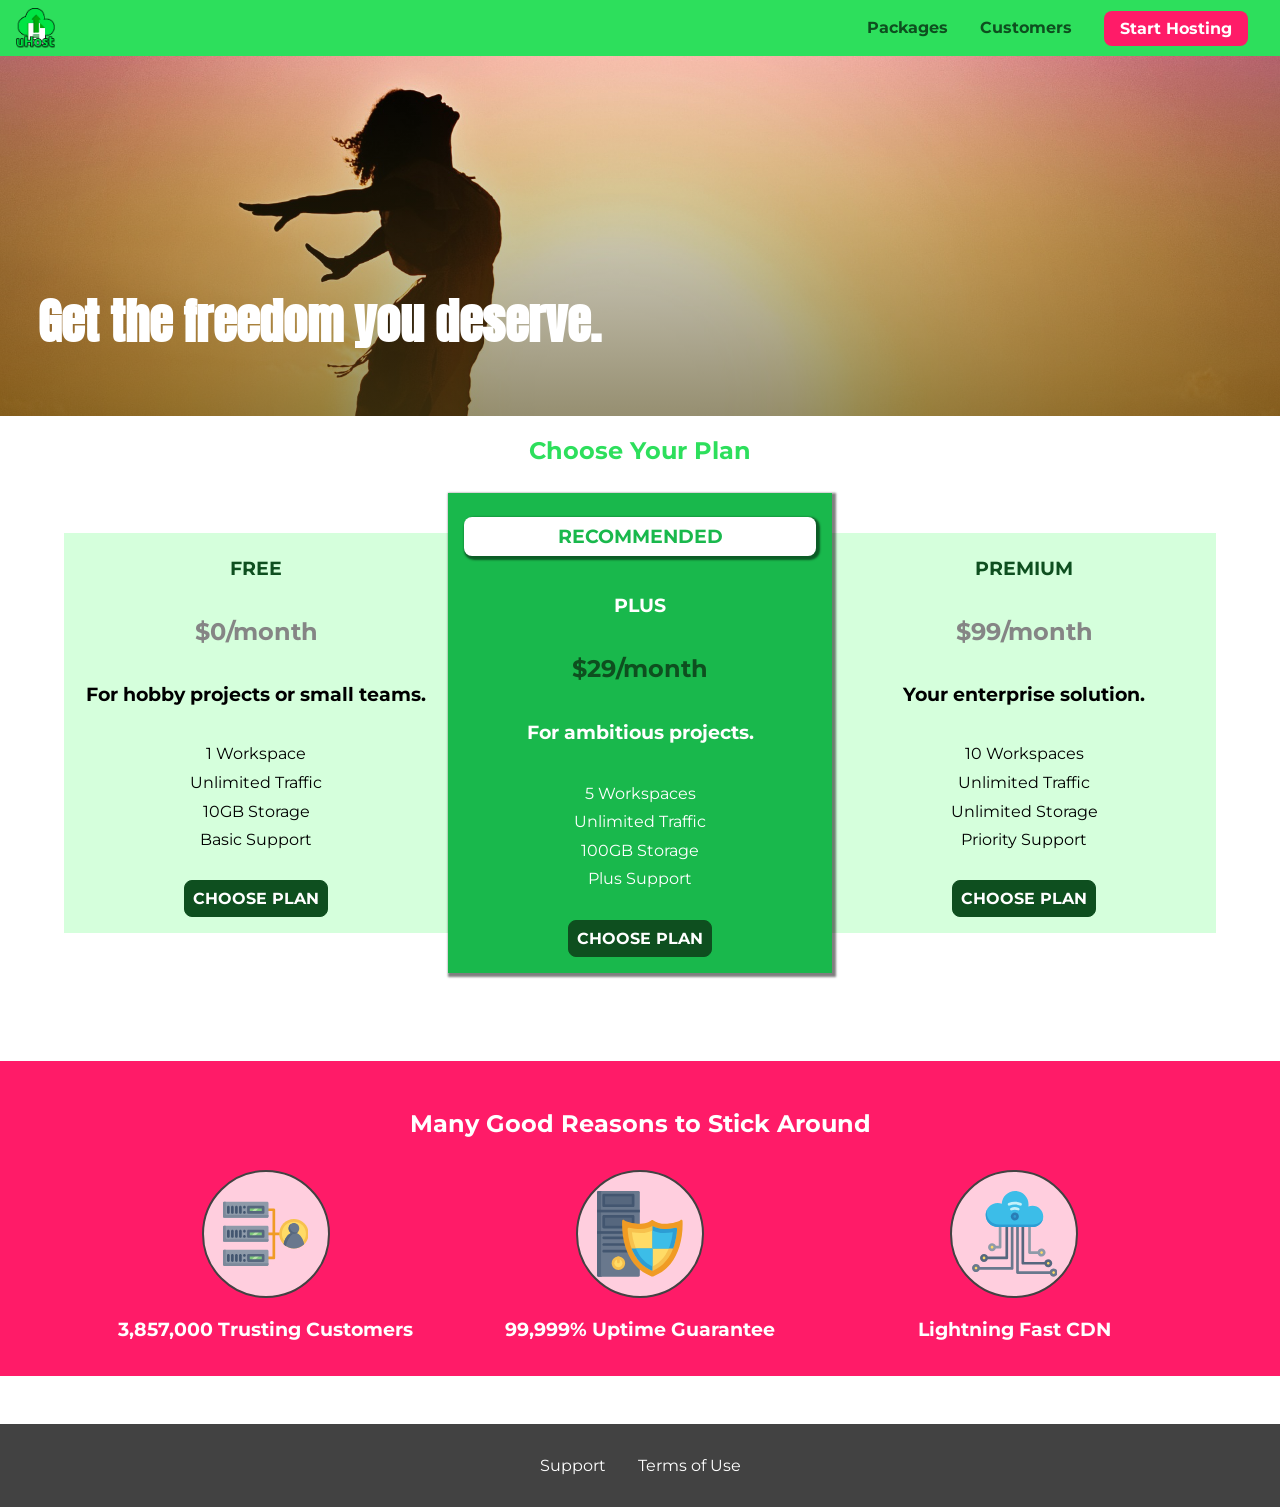
<file: index.html>
<!DOCTYPE html>
<html lang="en">
  <head>
    <meta charset="UTF-8" />
    <meta http-equiv="X-UA-Compatible" content="ie=edge" />
    <meta name="viewport" content="width=device-width, initial-scale=1.0" />
    <title>uHost</title>
    <link rel="shortcut icon" href="favicon.png" />
    <link rel="stylesheet" href="shared.css" />
    <link rel="stylesheet" href="main.css" />
  </head>

  <body>
    <div class="backdrop"></div>
    <div class="modal">
      <h1 class="modal__title">Do you want to continue?</h1>
      <div class="modal__actions">
        <a href="start-hosting/index.html" class="modal__action">Yes!</a>
        <button class="modal__action modal__action--negative" type="button">
          No!
        </button>
      </div>
    </div>
    <header class="main-header">
      <div>
        <button class="toggle-button">
          <span class="toggle-button__bar"></span>
          <span class="toggle-button__bar"></span>
          <span class="toggle-button__bar"></span>
        </button>
        <a href="index.html" class="main-header__brand">
          <img
            src="images/uhost-icon.png"
            alt="uHost - Your favorite hosting company"
          />
        </a>
      </div>
      <nav class="main-nav">
        <ul class="main-nav__items">
          <li class="main-nav__item">
            <a href="packages/index.html">Packages</a>
          </li>
          <li class="main-nav__item">
            <a href="customers/index.html">Customers</a>
          </li>
          <li class="main-nav__item main-nav__item--cta">
            <a href="start-hosting/index.html">Start Hosting</a>
          </li>
        </ul>
      </nav>
    </header>
    <nav class="mobile-nav">
      <ul class="mobile-nav__items">
        <li class="mobile-nav__item">
          <a href="packages/index.html">Packages</a>
        </li>
        <li class="mobile-nav__item">
          <a href="customers/index.html">Customers</a>
        </li>
        <li class="mobile-nav__item mobile-nav__item--cta">
          <a href="start-hosting/index.html">Start Hosting</a>
        </li>
      </ul>
    </nav>
    <main>
      <section id="product-overview">
        <h1>Get the freedom you deserve.</h1>
      </section>
      <section id="plans">
        <h1 class="section-title">Choose Your Plan</h1>
        <div class="plan__list">
          <article class="plan">
            <h1 class="plan__title">FREE</h1>
            <h2 class="plan__price">$0/month</h2>
            <h3>For hobby projects or small teams.</h3>
            <ul class="plan__features">
              <li>1 Workspace</li>
              <li>Unlimited Traffic</li>
              <li>10GB Storage</li>
              <li>Basic Support</li>
            </ul>
            <div>
              <button class="button">CHOOSE PLAN</button>
            </div>
          </article>
          <article class="plan plan__highlight">
            <h1 class="plan__annotation">RECOMMENDED</h1>
            <h1 class="plan__title">PLUS</h1>
            <h2 class="plan__price">$29/month</h2>
            <h3>For ambitious projects.</h3>
            <ul class="plan__features">
              <li>5 Workspaces</li>
              <li>Unlimited Traffic</li>
              <li>100GB Storage</li>
              <li>Plus Support</li>
            </ul>
            <div>
              <button class="button">CHOOSE PLAN</button>
            </div>
          </article>
          <article class="plan">
            <h1 class="plan__title">PREMIUM</h1>
            <h2 class="plan__price">$99/month</h2>
            <h3>Your enterprise solution.</h3>
            <ul class="plan__features">
              <li>10 Workspaces</li>
              <li>Unlimited Traffic</li>
              <li>Unlimited Storage</li>
              <li>Priority Support</li>
            </ul>
            <div>
              <button class="button">CHOOSE PLAN</button>
            </div>
          </article>
        </div>
      </section>
      <section id="key-features">
        <h1 class="section-title">Many Good Reasons to Stick Around</h1>
        <ul class="key-feature__list">
          <li class="key-feature">
            <div class="key-feature__image">
              <svg viewBox="0 0 512 512">
                <path
                  style="fill: #f09b24"
                  d="M344,248h-32V112c0-4.418-3.582-8-8-8h-40c-4.418,0-8,3.582-8,8s3.582,8,8,8h32v128h-32  c-4.418,0-8,3.582-8,8s3.582,8,8,8h32v128h-32c-4.418,0-8,3.582-8,8s3.582,8,8,8h40c4.418,0,8-3.582,8-8V264h32c4.418,0,8-3.582,8-8  S348.418,248,344,248z"
                />
                <path
                  style="fill: #8e9aa9"
                  d="M264,64H8c-4.418,0-8,3.582-8,8v80c0,4.418,3.582,8,8,8h256c4.418,0,8-3.582,8-8V72  C272,67.582,268.418,64,264,64z"
                />
                <path
                  style="fill: #7c899b"
                  d="M24,144c-4.418,0-8-3.582-8-8V64H8c-4.418,0-8,3.582-8,8v80c0,4.418,3.582,8,8,8h256  c4.418,0,8-3.582,8-8v-8H24z"
                />
                <rect
                  x="152"
                  y="96"
                  style="fill: #b8e3a8"
                  width="88"
                  height="32"
                />
                <g>
                  <polygon
                    style="fill: #7ec97d"
                    points="152,96 152,128 166,128 198,96  "
                  />
                  <polygon
                    style="fill: #7ec97d"
                    points="220,96 188,128 240,128 240,96  "
                  />
                </g>
                <path
                  style="fill: #56677e"
                  d="M240,136h-88c-4.418,0-8-3.582-8-8V96c0-4.418,3.582-8,8-8h88c4.418,0,8,3.582,8,8v32  C248,132.418,244.418,136,240,136z M160,120h72v-16h-72V120z"
                />
                <g>
                  <path
                    style="fill: #435670"
                    d="M32,136c-4.418,0-8-3.582-8-8V96c0-4.418,3.582-8,8-8s8,3.582,8,8v32C40,132.418,36.418,136,32,136z   "
                  />
                  <path
                    style="fill: #435670"
                    d="M56,136c-4.418,0-8-3.582-8-8V96c0-4.418,3.582-8,8-8s8,3.582,8,8v32C64,132.418,60.418,136,56,136z   "
                  />
                  <path
                    style="fill: #435670"
                    d="M80,136c-4.418,0-8-3.582-8-8V96c0-4.418,3.582-8,8-8s8,3.582,8,8v32C88,132.418,84.418,136,80,136z   "
                  />
                  <path
                    style="fill: #435670"
                    d="M104,136c-4.418,0-8-3.582-8-8V96c0-4.418,3.582-8,8-8s8,3.582,8,8v32   C112,132.418,108.418,136,104,136z"
                  />
                  <path
                    style="fill: #435670"
                    d="M128,105c-4.418,0-8-3.582-8-8v-1c0-4.418,3.582-8,8-8s8,3.582,8,8v1   C136,101.418,132.418,105,128,105z"
                  />
                  <path
                    style="fill: #435670"
                    d="M128,136c-4.418,0-8-3.582-8-8v-1c0-4.418,3.582-8,8-8s8,3.582,8,8v1   C136,132.418,132.418,136,128,136z"
                  />
                </g>
                <path
                  style="fill: #8e9aa9"
                  d="M264,208H8c-4.418,0-8,3.582-8,8v80c0,4.418,3.582,8,8,8h256c4.418,0,8-3.582,8-8v-80  C272,211.582,268.418,208,264,208z"
                />
                <path
                  style="fill: #7c899b"
                  d="M24,288c-4.418,0-8-3.582-8-8v-72H8c-4.418,0-8,3.582-8,8v80c0,4.418,3.582,8,8,8h256  c4.418,0,8-3.582,8-8v-8H24z"
                />
                <rect
                  x="152"
                  y="240"
                  style="fill: #b8e3a8"
                  width="88"
                  height="32"
                />
                <g>
                  <polygon
                    style="fill: #7ec97d"
                    points="152,240 152,272 166,272 198,240  "
                  />
                  <polygon
                    style="fill: #7ec97d"
                    points="220,240 188,272 240,272 240,240  "
                  />
                </g>
                <path
                  style="fill: #56677e"
                  d="M240,280h-88c-4.418,0-8-3.582-8-8v-32c0-4.418,3.582-8,8-8h88c4.418,0,8,3.582,8,8v32  C248,276.418,244.418,280,240,280z M160,264h72v-16h-72V264z"
                />
                <g>
                  <path
                    style="fill: #435670"
                    d="M32,280c-4.418,0-8-3.582-8-8v-32c0-4.418,3.582-8,8-8s8,3.582,8,8v32C40,276.418,36.418,280,32,280   z"
                  />
                  <path
                    style="fill: #435670"
                    d="M56,280c-4.418,0-8-3.582-8-8v-32c0-4.418,3.582-8,8-8s8,3.582,8,8v32C64,276.418,60.418,280,56,280   z"
                  />
                  <path
                    style="fill: #435670"
                    d="M80,280c-4.418,0-8-3.582-8-8v-32c0-4.418,3.582-8,8-8s8,3.582,8,8v32C88,276.418,84.418,280,80,280   z"
                  />
                  <path
                    style="fill: #435670"
                    d="M104,280c-4.418,0-8-3.582-8-8v-32c0-4.418,3.582-8,8-8s8,3.582,8,8v32   C112,276.418,108.418,280,104,280z"
                  />
                  <path
                    style="fill: #435670"
                    d="M128,249c-4.418,0-8-3.582-8-8v-1c0-4.418,3.582-8,8-8s8,3.582,8,8v1   C136,245.418,132.418,249,128,249z"
                  />
                  <path
                    style="fill: #435670"
                    d="M128,280c-4.418,0-8-3.582-8-8v-1c0-4.418,3.582-8,8-8s8,3.582,8,8v1   C136,276.418,132.418,280,128,280z"
                  />
                </g>
                <path
                  style="fill: #8e9aa9"
                  d="M264,352H8c-4.418,0-8,3.582-8,8v80c0,4.418,3.582,8,8,8h256c4.418,0,8-3.582,8-8v-80  C272,355.582,268.418,352,264,352z"
                />
                <path
                  style="fill: #7c899b"
                  d="M24,432c-4.418,0-8-3.582-8-8v-72H8c-4.418,0-8,3.582-8,8v80c0,4.418,3.582,8,8,8h256  c4.418,0,8-3.582,8-8v-8H24z"
                />
                <rect
                  x="152"
                  y="384"
                  style="fill: #b8e3a8"
                  width="88"
                  height="32"
                />
                <g>
                  <polygon
                    style="fill: #7ec97d"
                    points="152,384 152,416 166,416 198,384  "
                  />
                  <polygon
                    style="fill: #7ec97d"
                    points="220,384 188,416 240,416 240,384  "
                  />
                </g>
                <path
                  style="fill: #56677e"
                  d="M240,424h-88c-4.418,0-8-3.582-8-8v-32c0-4.418,3.582-8,8-8h88c4.418,0,8,3.582,8,8v32  C248,420.418,244.418,424,240,424z M160,408h72v-16h-72V408z"
                />
                <g>
                  <path
                    style="fill: #435670"
                    d="M32,424c-4.418,0-8-3.582-8-8v-32c0-4.418,3.582-8,8-8s8,3.582,8,8v32C40,420.418,36.418,424,32,424   z"
                  />
                  <path
                    style="fill: #435670"
                    d="M56,424c-4.418,0-8-3.582-8-8v-32c0-4.418,3.582-8,8-8s8,3.582,8,8v32C64,420.418,60.418,424,56,424   z"
                  />
                  <path
                    style="fill: #435670"
                    d="M80,424c-4.418,0-8-3.582-8-8v-32c0-4.418,3.582-8,8-8s8,3.582,8,8v32C88,420.418,84.418,424,80,424   z"
                  />
                  <path
                    style="fill: #435670"
                    d="M104,424c-4.418,0-8-3.582-8-8v-32c0-4.418,3.582-8,8-8s8,3.582,8,8v32   C112,420.418,108.418,424,104,424z"
                  />
                  <path
                    style="fill: #435670"
                    d="M128,393c-4.418,0-8-3.582-8-8v-1c0-4.418,3.582-8,8-8s8,3.582,8,8v1   C136,389.418,132.418,393,128,393z"
                  />
                  <path
                    style="fill: #435670"
                    d="M128,424c-4.418,0-8-3.582-8-8v-1c0-4.418,3.582-8,8-8s8,3.582,8,8v1   C136,420.418,132.418,424,128,424z"
                  />
                </g>
                <path
                  style="fill: #f7c14d"
                  d="M424,168c-48.523,0-88,39.477-88,88s39.477,88,88,88s88-39.477,88-88S472.523,168,424,168z"
                />
                <path
                  style="fill: #ffdb66"
                  d="M424,184c-39.701,0-72,32.299-72,72s32.299,72,72,72s72-32.299,72-72S463.701,184,424,184z"
                />
                <path
                  style="fill: #69788d"
                  d="M484.893,314.16C476.393,274.588,451.922,248,424,248s-52.393,26.588-60.893,66.16  c-0.605,2.82,0.354,5.749,2.511,7.664C381.731,336.124,402.465,344,424,344s42.269-7.876,58.381-22.176  C484.539,319.909,485.498,316.98,484.893,314.16z"
                />
                <path
                  style="fill: #56677e"
                  d="M434.053,249.171C430.768,248.403,427.411,248,424,248c-27.922,0-52.393,26.588-60.893,66.16  c-0.605,2.82,0.354,5.749,2.511,7.664c3.383,3.002,6.979,5.703,10.734,8.125C384.904,286.243,407.373,255.378,434.053,249.171z"
                />
                <path
                  style="fill: #69788d"
                  d="M424,192c-17.645,0-32,14.355-32,32s14.355,32,32,32s32-14.355,32-32S441.645,192,424,192z"
                />
                <path
                  style="fill: #56677e"
                  d="M432,248c-17.645,0-32-14.355-32-32c0-6.783,2.128-13.076,5.742-18.258  C397.444,203.53,392,213.138,392,224c0,17.645,14.355,32,32,32c10.862,0,20.471-5.444,26.258-13.742  C445.076,245.872,438.783,248,432,248z"
                />
              </svg>
            </div>
            <p class="key-feature__description">3,857,000 Trusting Customers</p>
          </li>
          <li class="key-feature">
            <div class="key-feature__image">
              <svg viewBox="0 0 512 512">
                <path
                  style="fill: #69788d"
                  d="M248,0H8C3.582,0,0,3.582,0,8v496c0,4.418,3.582,8,8,8h240c4.418,0,8-3.582,8-8V8  C256,3.582,252.418,0,248,0z"
                />
                <path
                  style="fill: #56677e"
                  d="M24,504V8c0-4.418,3.582-8,8-8H8C3.582,0,0,3.582,0,8v496c0,4.418,3.582,8,8,8h24  C27.582,512,24,508.418,24,504z"
                />
                <g>
                  <rect
                    x="0"
                    y="112"
                    style="fill: #435670"
                    width="256"
                    height="16"
                  />
                  <rect
                    x="0"
                    y="240"
                    style="fill: #435670"
                    width="256"
                    height="16"
                  />
                </g>
                <path
                  style="fill: #f7c14d"
                  d="M128,392c-22.056,0-40,17.944-40,40s17.944,40,40,40s40-17.944,40-40S150.056,392,128,392z"
                />
                <path
                  style="fill: #ffdb66"
                  d="M128,408c-13.233,0-24,10.767-24,24s10.767,24,24,24s24-10.767,24-24S141.233,408,128,408z"
                />
                <path
                  style="fill: #f7c14d"
                  d="M128,392c-2.739,0-5.414,0.278-8,0.805V424c0,4.418,3.582,8,8,8c4.418,0,8-3.582,8-8v-31.195  C133.414,392.278,130.739,392,128,392z"
                />
                <g>
                  <path
                    style="fill: #435670"
                    d="M216,288H40c-4.418,0-8-3.582-8-8s3.582-8,8-8h176c4.418,0,8,3.582,8,8S220.418,288,216,288z"
                  />
                  <path
                    style="fill: #435670"
                    d="M216,328H40c-4.418,0-8-3.582-8-8s3.582-8,8-8h176c4.418,0,8,3.582,8,8S220.418,328,216,328z"
                  />
                  <path
                    style="fill: #435670"
                    d="M216,368H40c-4.418,0-8-3.582-8-8s3.582-8,8-8h176c4.418,0,8,3.582,8,8S220.418,368,216,368z"
                  />
                  <path
                    style="fill: #435670"
                    d="M216,16H40c-4.418,0-8,3.582-8,8v64c0,4.418,3.582,8,8,8h176c4.418,0,8-3.582,8-8V24   C224,19.582,220.418,16,216,16z"
                  />
                </g>
                <rect
                  x="48"
                  y="32"
                  style="fill: #56677e"
                  width="160"
                  height="48"
                />
                <path
                  style="fill: #435670"
                  d="M216,144H40c-4.418,0-8,3.582-8,8v64c0,4.418,3.582,8,8,8h176c4.418,0,8-3.582,8-8v-64  C224,147.582,220.418,144,216,144z"
                />
                <rect
                  x="48"
                  y="160"
                  style="fill: #56677e"
                  width="160"
                  height="48"
                />
                <path
                  style="fill: #f09b24"
                  d="M511.747,180.237c-0.194-6.537-8.107-10.107-13.135-5.894c-5.6,4.693-42.904,21.282-98.514,21.282  c-33.45,0-64.625-20.999-64.929-21.206c-2.9-1.991-6.764-1.85-9.512,0.346c-2.677,2.135-27.201,20.86-63.793,20.86  c-55.607,0-92.914-16.589-98.515-21.282c-5.028-4.211-12.941-0.645-13.135,5.894c-1.634,54.834,4.655,105.941,18.693,151.903  c12.096,39.604,29.759,74.047,52.497,102.373c27.538,34.304,62.743,59.882,104.66,76.045c3.069,1.918,6.757,1.921,9.83,0  c41.917-16.163,77.122-41.741,104.66-76.045c22.738-28.326,40.401-62.77,52.497-102.373  C507.092,286.179,513.381,235.071,511.747,180.237z"
                />
                <path
                  style="fill: #f7c14d"
                  d="M476.21,221.226c-1.953-1.631-4.568-2.235-7.036-1.628c-21.686,5.327-44.926,8.028-69.075,8.028  c-25.926,0-49.633-8.975-64.955-16.504c-2.307-1.134-5.016-1.091-7.284,0.116c-14.059,7.477-36.919,16.388-65.994,16.388  c-24.153,0-47.394-2.701-69.075-8.028c-5.155-1.268-10.221,2.966-9.894,8.261c2.077,33.693,7.668,65.635,16.616,94.935  c22.774,74.565,66.139,126.334,128.888,153.868c2.032,0.891,4.397,0.891,6.43,0c61.777-27.107,104.716-78.876,127.62-153.868  c8.948-29.3,14.539-61.241,16.616-94.935C479.224,225.319,478.163,222.856,476.21,221.226z"
                />
                <path
                  style="fill: #ffdb66"
                  d="M331.609,451.727c-52.604-25.289-89.304-70.987-109.144-135.944  c-6.532-21.39-11.162-44.336-13.82-68.447c17.133,2.852,34.952,4.291,53.22,4.291c29.394,0,53.376-7.793,69.978-15.561  c17.44,7.736,41.656,15.561,68.256,15.561c18.267,0,36.085-1.439,53.219-4.291c-2.659,24.112-7.288,47.06-13.82,68.448  C419.545,381.108,383.27,426.805,331.609,451.727z"
                />
                <g>
                  <path
                    style="fill: #2c9dd4"
                    d="M479.066,227.858c0.157-2.539-0.903-5.002-2.856-6.633s-4.568-2.235-7.036-1.628   c-21.686,5.327-44.926,8.028-69.075,8.028c-25.926,0-49.633-8.975-64.955-16.504c-1.057-0.52-2.2-0.78-3.345-0.806l-0.072,133.351   h123.601c2.556-6.746,4.933-13.702,7.123-20.874C471.398,293.493,476.989,261.552,479.066,227.858z"
                  />
                  <path
                    style="fill: #2c9dd4"
                    d="M206.658,343.667c24.153,63.42,65.028,108.108,121.743,132.995c1.031,0.452,2.147,0.673,3.263,0.666   l0.063-133.661H206.658z"
                  />
                </g>
                <g>
                  <path
                    style="fill: #3cbde8"
                    d="M439.497,315.783c6.532-21.389,11.161-44.336,13.82-68.448c-17.134,2.852-34.952,4.291-53.219,4.291   c-26.6,0-50.815-7.824-68.256-15.561l-0.116,107.601h97.758C433.179,334.807,436.524,325.518,439.497,315.783z"
                  />
                  <path
                    style="fill: #3cbde8"
                    d="M232.523,343.667c21.144,50.298,54.363,86.56,99.087,108.06l0.117-108.06H232.523z"
                  />
                </g>
              </svg>
            </div>
            <p class="key-feature__description">99,999% Uptime Guarantee</p>
          </li>
          <li class="key-feature">
            <div class="key-feature__image">
              <svg viewBox="0 0 512 512">
                <path
                  style="fill: #8e9aa9"
                  d="M168,200c-4.418,0-8,3.582-8,8v120h-17.376c-3.302-9.311-12.194-16-22.624-16  c-13.234,0-24,10.767-24,24s10.766,24,24,24c10.429,0,19.321-6.689,22.624-16H168c4.418,0,8-3.582,8-8V208  C176,203.582,172.418,200,168,200z"
                />
                <path
                  style="fill: #ffdb66"
                  d="M120,328c-4.411,0-8,3.589-8,8s3.589,8,8,8s8-3.589,8-8S124.411,328,120,328z"
                />
                <path
                  style="fill: #56677e"
                  d="M208,200c-4.418,0-8,3.582-8,8v184H94.624C91.322,382.689,82.43,376,72,376  c-13.234,0-24,10.767-24,24s10.766,24,24,24c10.429,0,19.321-6.689,22.624-16H208c4.418,0,8-3.582,8-8V208  C216,203.582,212.418,200,208,200z"
                />
                <path
                  style="fill: #ffdb66"
                  d="M72,392c-4.411,0-8,3.589-8,8s3.589,8,8,8s8-3.589,8-8S76.411,392,72,392z"
                />
                <path
                  style="fill: #69788d"
                  d="M240,208c-4.418,0-8,3.582-8,8v239H47.24c-2.671-10.34-12.078-18-23.24-18c-13.234,0-24,10.767-24,24  s10.766,24,24,24c9.666,0,18.009-5.747,21.809-14H240c4.418,0,8-3.582,8-8V216C248,211.582,244.418,208,240,208z"
                />
                <path
                  style="fill: #ffdb66"
                  d="M24,453c-4.411,0-8,3.589-8,8s3.589,8,8,8s8-3.589,8-8S28.411,453,24,453z"
                />
                <path
                  style="fill: #69788d"
                  d="M488,464c-10.429,0-19.321,6.689-22.624,16H280V208c0-4.418-3.582-8-8-8s-8,3.582-8,8v280  c0,4.418,3.582,8,8,8h193.376c3.302,9.311,12.194,16,22.624,16c13.234,0,24-10.767,24-24S501.234,464,488,464z"
                />
                <path
                  style="fill: #ffdb66"
                  d="M488,480c-4.411,0-8,3.589-8,8s3.589,8,8,8s8-3.589,8-8S492.411,480,488,480z"
                />
                <path
                  style="fill: #56677e"
                  d="M456,408c-10.429,0-19.321,6.689-22.624,16H312V208c0-4.418-3.582-8-8-8s-8,3.582-8,8v224  c0,4.418,3.582,8,8,8h129.376c3.302,9.311,12.194,16,22.624,16c13.234,0,24-10.767,24-24S469.234,408,456,408z"
                />
                <path
                  style="fill: #ffdb66"
                  d="M456,424c-4.411,0-8,3.589-8,8s3.589,8,8,8s8-3.589,8-8S460.411,424,456,424z"
                />
                <path
                  style="fill: #8e9aa9"
                  d="M416,344c-10.429,0-19.321,6.689-22.624,16H352V208c0-4.418-3.582-8-8-8s-8,3.582-8,8v160  c0,4.418,3.582,8,8,8h49.376c3.302,9.311,12.194,16,22.624,16c13.234,0,24-10.767,24-24S429.234,344,416,344z"
                />
                <path
                  style="fill: #ffdb66"
                  d="M416,360c-4.411,0-8,3.589-8,8s3.589,8,8,8s8-3.589,8-8S420.411,360,416,360z"
                />
                <path
                  style="fill: #3cbde8"
                  d="M362,88c-8.741,0-17.231,1.751-25.06,5.085C337.646,88.797,338,84.43,338,80  c0-44.112-35.888-80-80-80c-42.823,0-77.895,33.816-79.909,76.149C170.393,73.415,162.244,72,154,72c-39.701,0-72,32.299-72,72  s32.299,72,72,72h208c35.29,0,64-28.71,64-64S397.29,88,362,88z"
                />
                <path
                  style="fill: #2c9dd4"
                  d="M368,200H160c-39.701,0-72-32.299-72-72c0-5.863,0.721-11.559,2.05-17.019  C84.918,120.88,82,132.102,82,144c0,39.701,32.299,72,72,72h208c30.389,0,55.88-21.296,62.379-49.743  C413.565,186.327,392.352,200,368,200z"
                />
                <path
                  style="fill: #2a7db5"
                  d="M256,128c-13.234,0-24,10.767-24,24s10.766,24,24,24c13.233,0,24-10.767,24-24S269.233,128,256,128z"
                />
                <path
                  style="fill: #2c9dd4"
                  d="M256,144c-4.411,0-8,3.589-8,8s3.589,8,8,8c4.411,0,8-3.589,8-8S260.411,144,256,144z"
                />
                <g>
                  <path
                    style="fill: #c5f1fa"
                    d="M221.755,87.695c-2.994,0-5.864-1.688-7.233-4.572c-1.894-3.991-0.194-8.763,3.798-10.657   C230.157,66.849,242.834,64,256,64c13.166,0,25.844,2.849,37.68,8.466c3.992,1.895,5.692,6.666,3.798,10.657   s-6.666,5.692-10.657,3.798C277.144,82.328,266.774,80,256,80c-10.774,0-21.144,2.328-30.821,6.921   C224.072,87.446,222.904,87.695,221.755,87.695z"
                  />
                  <path
                    style="fill: #c5f1fa"
                    d="M276.545,116.618c-1.148,0-2.316-0.249-3.424-0.774C267.745,113.293,261.985,112,256,112   c-5.985,0-11.745,1.293-17.121,3.844c-3.991,1.895-8.763,0.192-10.657-3.798c-1.894-3.992-0.193-8.764,3.798-10.657   C239.557,97.813,247.625,96,256,96c8.376,0,16.444,1.813,23.98,5.389c3.991,1.894,5.692,6.665,3.798,10.657   C282.41,114.93,279.539,116.618,276.545,116.618z"
                  />
                </g>
              </svg>
            </div>
            <p class="key-feature__description">Lightning Fast CDN</p>
          </li>
        </ul>
      </section>
    </main>
    <footer class="main-footer">
      <nav>
        <ul class="main-footer__links">
          <li class="main-footer__link">
            <a href="#">Support</a>
          </li>
          <li class="main-footer__link">
            <a href="#">Terms of Use</a>
          </li>
        </ul>
      </nav>
    </footer>
    <script src="shared.js"></script>
  </body>
</html>
</file>
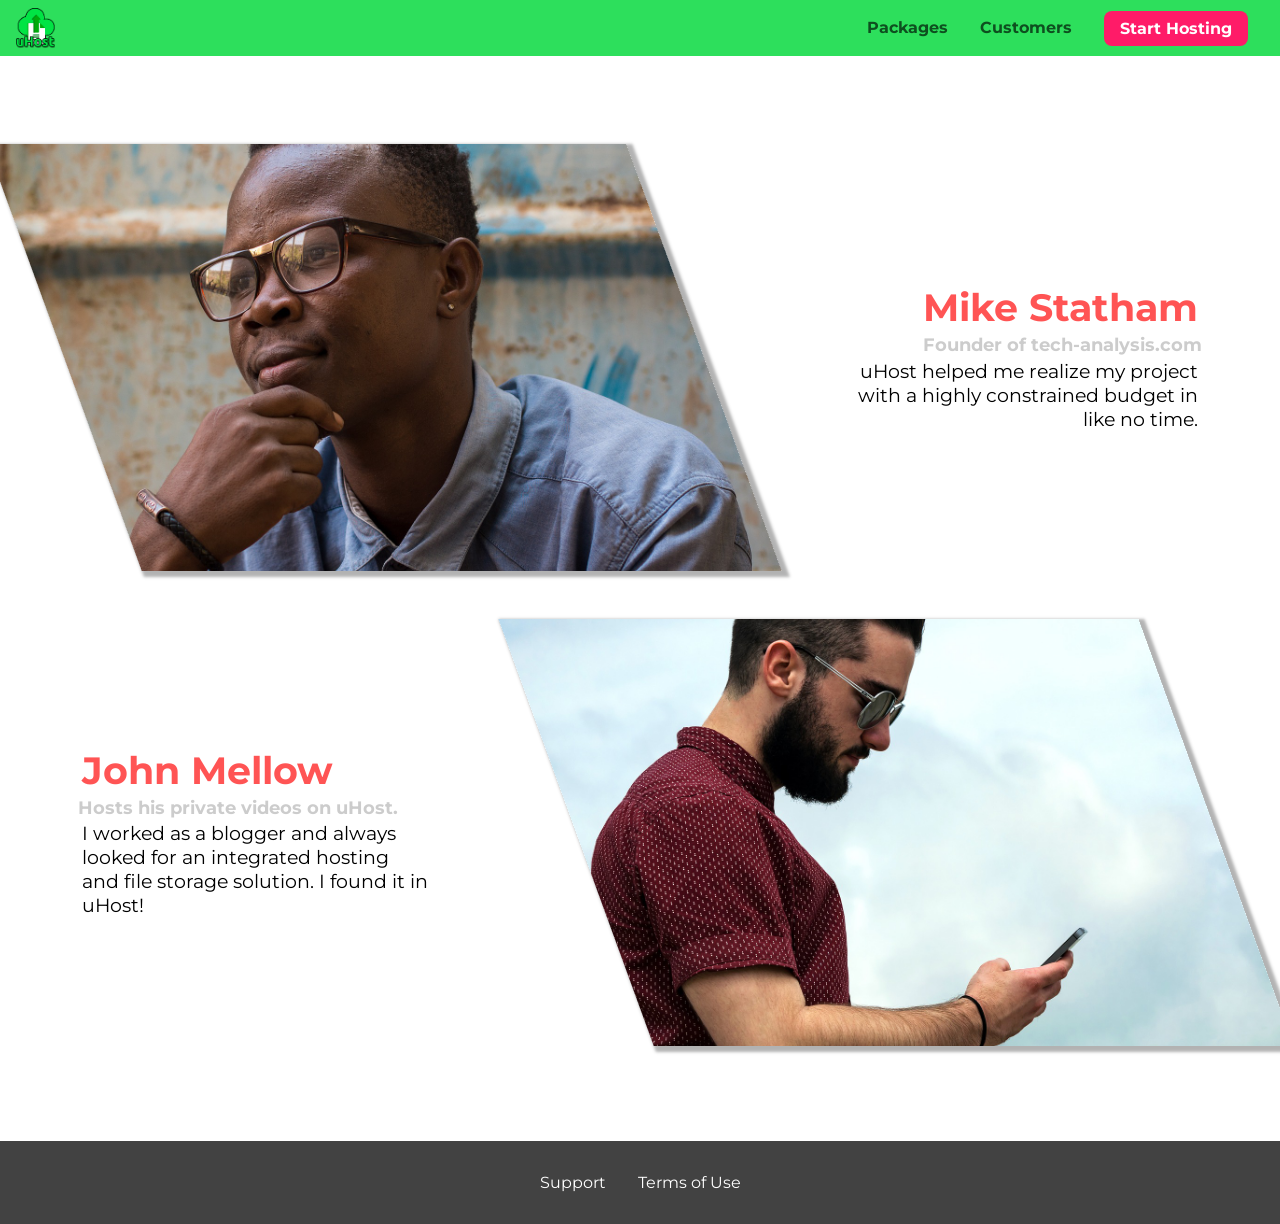
<file: customers/index.html>
<!DOCTYPE html>
<html lang="en">
  <head>
    <meta charset="UTF-8" />
    <meta name="viewport" content="width=device-width, initial-scale=1.0" />
    <meta http-equiv="X-UA-Compatible" content="ie=edge" />
    <title>uHost Customers</title>
    <link rel="shortcut icon" href="../favicon.png" />
    <link rel="stylesheet" href="../shared.css" />
    <link rel="stylesheet" href="customers.css" />
  </head>

  <body>
    <div class="backdrop"></div>
    <header class="main-header">
      <div>
        <button class="toggle-button">
          <span class="toggle-button__bar"></span>
          <span class="toggle-button__bar"></span>
          <span class="toggle-button__bar"></span>
        </button>
        <a href="../index.html" class="main-header__brand">
          <img
            src="../images/uhost-icon.png"
            alt="uHost - Your favorite hosting company"
          />
        </a>
      </div>
      <nav class="main-nav">
        <ul class="main-nav__items">
          <li class="main-nav__item">
            <a href="../packages/index.html">Packages</a>
          </li>
          <li class="main-nav__item">
            <a href="index.html">Customers</a>
          </li>
          <li class="main-nav__item main-nav__item--cta">
            <a href="../start-hosting/index.html">Start Hosting</a>
          </li>
        </ul>
      </nav>
    </header>
    <nav class="mobile-nav">
      <ul class="mobile-nav__items">
        <li class="mobile-nav__item">
          <a href="../packages/index.html">Packages</a>
        </li>
        <li class="mobile-nav__item">
          <a href="index.html">Customers</a>
        </li>
        <li class="mobile-nav__item mobile-nav__item--cta">
          <a href="../start-hosting/index.html">Start Hosting</a>
        </li>
      </ul>
    </nav>
    <main>
      <div>
        <div class="testimonial" id="customer-1">
          <div class="testimonial__image-container">
            <img
              src="../images/customer-1.jpg"
              alt="Mike Statham - Customer"
              class="testimonial__image"
            />
          </div>
          <div class="testimonial__info">
            <h1 class="testimonial__name">Mike Statham</h1>
            <h2 class="testimonial__subtitle">
              Founder of
              <a href="tech-analysis.com">tech-analysis.com</a>
            </h2>
            <p class="testimonial__text">
              uHost helped me realize my project with a highly constrained
              budget in like no time.
            </p>
          </div>
        </div>
        <div class="testimonial" id="customer-2">
          <div class="testimonial__info">
            <h1 class="testimonial__name">John Mellow</h1>
            <h2 class="testimonial__subtitle">
              Hosts his private videos on uHost.
            </h2>
            <p class="testimonial__text">
              I worked as a blogger and always looked for an integrated hosting
              and file storage solution. I found it in uHost!
            </p>
          </div>
          <div class="testimonial__image-container">
            <img
              src="../images/customer-2.jpg"
              alt="John Mellow - Customer"
              class="testimonial__image"
            />
          </div>
        </div>
      </div>
    </main>
    <footer class="main-footer">
      <nav>
        <ul class="main-footer__links">
          <li class="main-footer__link">
            <a href="#">Support</a>
          </li>
          <li class="main-footer__link">
            <a href="#">Terms of Use</a>
          </li>
        </ul>
      </nav>
    </footer>
    <script src="../shared.js"></script>
  </body>
</html>
</file>
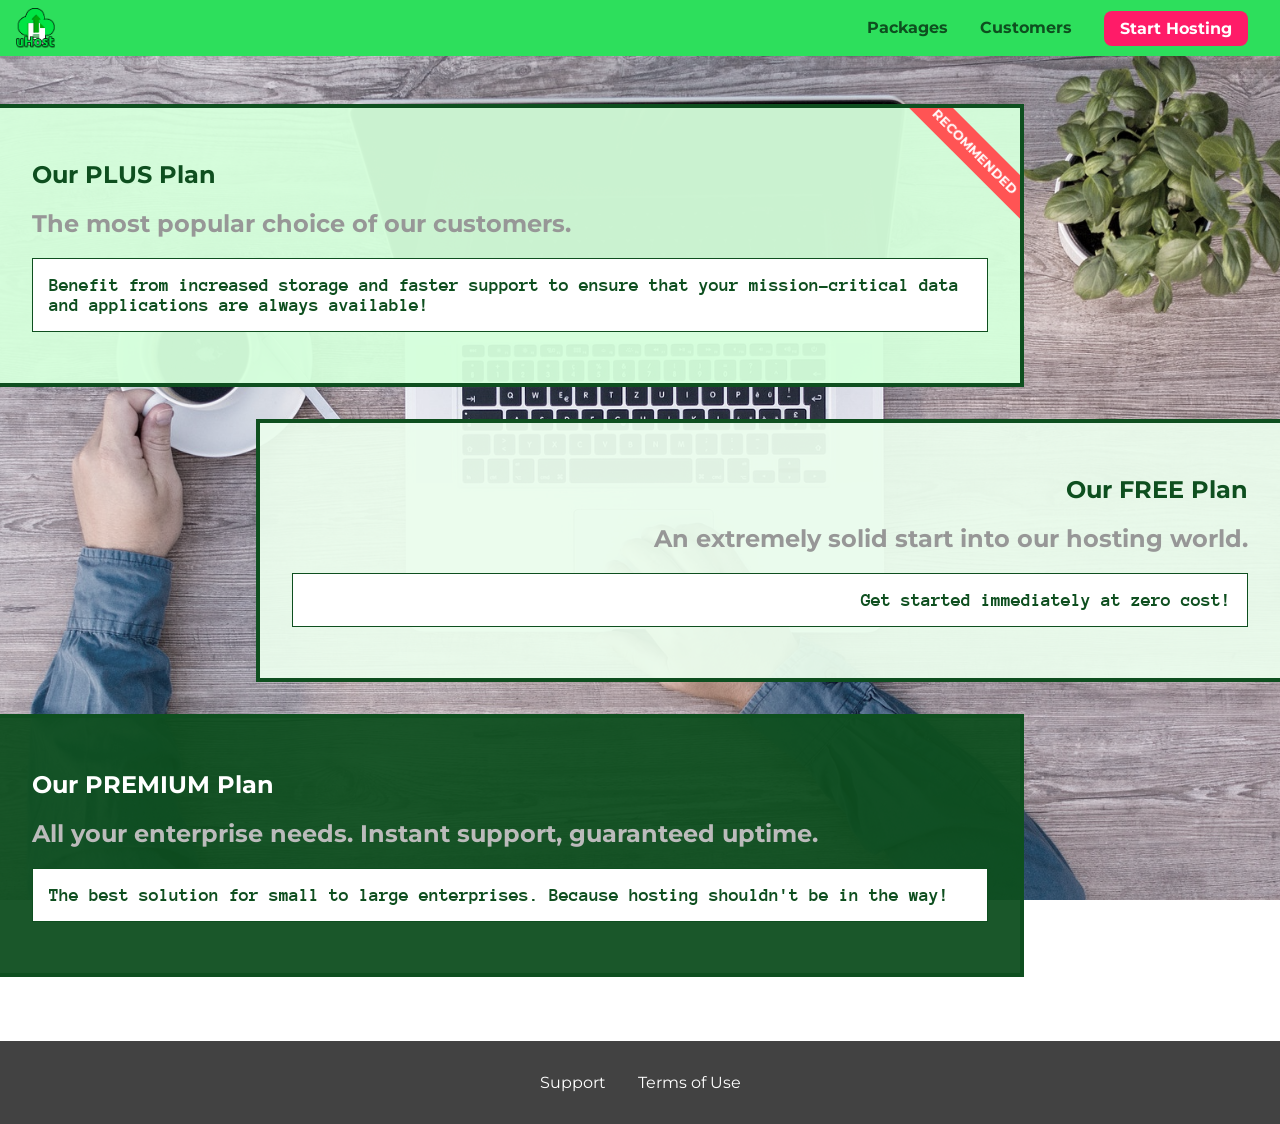
<file: packages/index.html>
<!DOCTYPE html>
<html lang="en">
  <head>
    <meta charset="UTF-8" />
    <meta http-equiv="X-UA-Compatible" content="ie=edge" />
    <meta name="viewport" content="width=device-width, initial-scale=1.0" />
    <title>uHost</title>
    <link rel="shortcut icon" href="../favicon.png" />
    <link rel="stylesheet" href="../shared.css" />
    <link rel="stylesheet" href="packages.css" />
  </head>

  <body>
    <div class="backdrop"></div>
    <div class="background"></div>
    <header class="main-header">
      <div>
        <button class="toggle-button">
          <span class="toggle-button__bar"></span>
          <span class="toggle-button__bar"></span>
          <span class="toggle-button__bar"></span>
        </button>
        <a href="../index.html" class="main-header__brand">
          <img
            src="../images/uhost-icon.png"
            alt="uHost - Your favorite hosting company"
          />
        </a>
      </div>
      <nav class="main-nav">
        <ul class="main-nav__items">
          <li class="main-nav__item">
            <a href="index.html">Packages</a>
          </li>
          <li class="main-nav__item">
            <a href="../customers/index.html">Customers</a>
          </li>
          <li class="main-nav__item main-nav__item--cta">
            <a href="../start-hosting/index.html">Start Hosting</a>
          </li>
        </ul>
      </nav>
    </header>
    <nav class="mobile-nav">
      <ul class="mobile-nav__items">
        <li class="mobile-nav__item">
          <a href="index.html">Packages</a>
        </li>
        <li class="mobile-nav__item">
          <a href="../customers/index.html">Customers</a>
        </li>
        <li class="mobile-nav__item mobile-nav__item--cta">
          <a href="../start-hosting/index.html">Start Hosting</a>
        </li>
      </ul>
    </nav>
    <main>
      <section class="package" id="plus">
        <a href="#">
          <h1 class="package__title">Our PLUS Plan</h1>
          <h2 class="package__badge">RECOMMENDED</h2>
          <h2 class="package__subtitle">
            The most popular choice of our customers.
          </h2>
          <p class="package__info">
            Benefit from increased storage and faster support to ensure that
            your mission-critical data and applications are always available!
          </p>
        </a>
      </section>
      <section class="package" id="free">
        <a href="#">
          <h1 class="package__title">Our FREE Plan</h1>
          <h2 class="package__subtitle">
            An extremely solid start into our hosting world.
          </h2>
          <p class="package__info">Get started immediately at zero cost!</p>
        </a>
      </section>
      <div class="clearfix"></div>
      <section class="package" id="premium">
        <a href="#">
          <h1 class="package__title">Our PREMIUM Plan</h1>
          <h2 class="package__subtitle">
            All your enterprise needs. Instant support, guaranteed uptime.
          </h2>
          <p class="package__info">
            The best solution for small to large enterprises. Because hosting
            shouldn't be in the way!
          </p>
        </a>
      </section>
    </main>
    <footer class="main-footer">
      <nav>
        <ul class="main-footer__links">
          <li class="main-footer__link">
            <a href="#">Support</a>
          </li>
          <li class="main-footer__link">
            <a href="#">Terms of Use</a>
          </li>
        </ul>
      </nav>
    </footer>
    <script src="../shared.js"></script>
  </body>
</html>
</file>
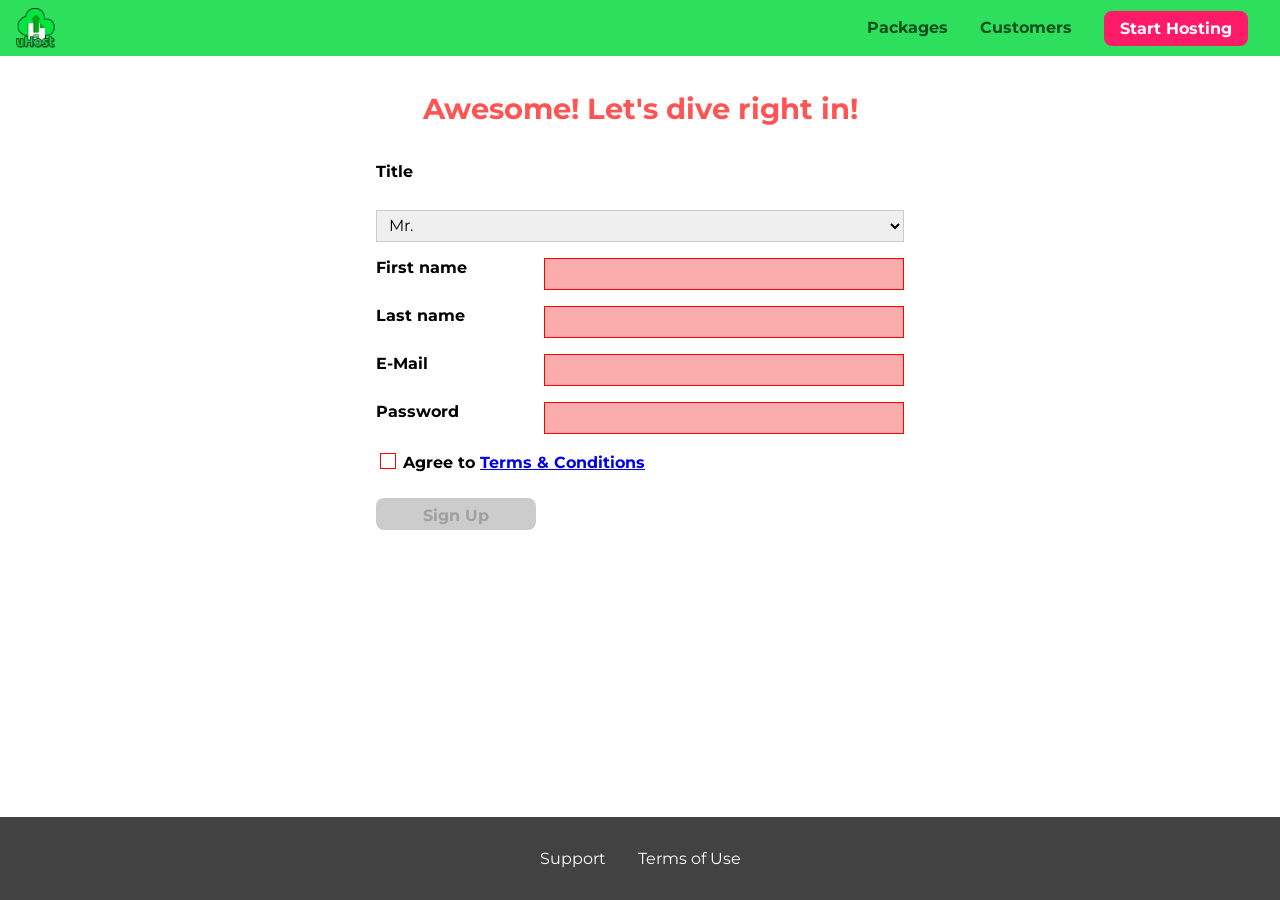
<file: start-hosting/index.html>
<!DOCTYPE html>
<html lang="en">
  <head>
    <meta charset="UTF-8" />
    <meta name="viewport" content="width=device-width, initial-scale=1.0" />
    <meta http-equiv="X-UA-Compatible" content="ie=edge" />
    <title>uHost Signup</title>
    <link rel="shortcut icon" href="../favicon.png" />
    <link rel="stylesheet" href="../shared.css" />
    <link rel="stylesheet" href="start-hosting.css" />
  </head>

  <body>
    <div class="backdrop"></div>
    <header class="main-header">
      <div>
        <button class="toggle-button">
          <span class="toggle-button__bar"></span>
          <span class="toggle-button__bar"></span>
          <span class="toggle-button__bar"></span>
        </button>
        <a href="../index.html" class="main-header__brand">
          <img
            src="../images/uhost-icon.png"
            alt="uHost - Your favorite hosting company"
          />
        </a>
      </div>
      <nav class="main-nav">
        <ul class="main-nav__items">
          <li class="main-nav__item">
            <a href="../packages/index.html">Packages</a>
          </li>
          <li class="main-nav__item">
            <a href="../customers/index.html">Customers</a>
          </li>
          <li class="main-nav__item main-nav__item--cta">
            <a href="index.html">Start Hosting</a>
          </li>
        </ul>
      </nav>
    </header>
    <nav class="mobile-nav">
      <ul class="mobile-nav__items">
        <li class="mobile-nav__item">
          <a href="../packages/index.html">Packages</a>
        </li>
        <li class="mobile-nav__item">
          <a href="../customers/index.html">Customers</a>
        </li>
        <li class="mobile-nav__item mobile-nav__item--cta">
          <a href="index.html">Start Hosting</a>
        </li>
      </ul>
    </nav>
    <main class="signup-page">
      <h1 class="signup-title">Awesome! Let's dive right in!</h1>
      <form action="index.html" class="signup-form">
        <label for="title">Title</label>
        <select id="title">
          <option value="mr">Mr.</option>
          <option value="ms">Ms.</option>
        </select>
        <label for="first-name">First name</label>
        <input type="text" id="first-name" required />
        <label for="last-name">Last name</label>
        <input type="text" id="last-name" required />
        <label for="email">E-Mail</label>
        <input type="email" id="email" required />
        <label for="password">Password</label>
        <input type="password" id="password" required />
        <div class="signup-form__checkbox">
          <input type="checkbox" id="agree-terms" required />
          <label for="agree-terms"
            >Agree to
            <a href="#">Terms &amp; Conditions</a>
          </label>
        </div>
        <button type="submit" class="button" disabled>Sign Up</button>
      </form>
    </main>
    <footer class="main-footer">
      <nav>
        <ul class="main-footer__links">
          <li class="main-footer__link">
            <a href="#">Support</a>
          </li>
          <li class="main-footer__link">
            <a href="#">Terms of Use</a>
          </li>
        </ul>
      </nav>
    </footer>
    <script src="../shared.js"></script>
  </body>
</html>
</file>
<file: shared.css>
@import url('https://fonts.googleapis.com/css2?family=Roboto:wght@100;400;900&display=swap');
@import url('https://fonts.googleapis.com/css2?family=Anton&display=swap');
@import url('https://fonts.googleapis.com/css2?family=Montserrat:wght@400;700&display=swap');

:root {
  --dark-green: #0e4f1f;
  --highlight-color: #ff1b68;
}

* {
  /* border box means that padding and border are included on the calculation of entire size*/
  /* contenxt-box means that padding and border are not inbcluded on the calculation of entire size*/
  box-sizing: border-box;
}

html {
  height: 100%;
}

body {
  font-family: 'Montserrat', sans-serif; /*font-family, font-family, font-family...,  generic-family*/
  /* overflow-x: hidden; */
  margin: 0;
  padding-top: 3.5rem;
}

@supports (display: grid) {
  body {
    margin: 0;
    height: 100%;
    padding-top: 0;
    display: grid;
    grid-template-rows: 3.5rem auto fit-content(8rem);
    grid-template-areas:
      'header'
      'main'
      'footer';
  }
}

main {
  /* min-height: calc(100vh - 3.5rem - 8rem); */
  grid-area: main;
}

.backdrop {
  position: fixed;
  display: none;
  top: 0;
  left: 0;
  z-index: 100;
  width: 100vw;
  height: 100vh;
  background: rgba(0, 0, 0, 0.5);
  opacity: 0;
  transition: opacity 200ms linear;
}

.main-header {
  width: 100%;
  padding: 0.5rem 1rem;
  background: #2ddf5c;
  position: fixed;
  top: 0;
  left: 0;
  z-index: 5;
  display: -webkit-box;
  display: -ms-flexbox;
  display: -webkit-flex;
  display: flex;
  align-items: center;
  justify-content: space-between;
}

/* toogle button */
.toggle-button {
  width: 3rem;
  background: transparent;
  border: none;
  cursor: pointer;
  padding-top: 0;
  padding-bottom: 0;
  vertical-align: middle;
}

.toggle-button:focus {
  outline: none;
}

.toggle-button__bar {
  width: 100%;
  height: 0.2rem;
  background: black;
  display: block;
  margin: 0.6rem 0;
}

.main-header__brand {
  color: var(--dark-green);
  text-decoration: none;
  font-weight: bold;
}

.main-header__brand img {
  height: 2.5rem;
  vertical-align: middle;
}

.main-nav {
  display: none;
}

.main-nav__items {
  margin: 0;
  padding: 0;
  list-style: none;
  display: flex;
}

.main-nav__item {
  margin: 0 1rem;
}

.main-nav__item a,
.mobile-nav__item a {
  color: var(--dark-green);
  font-weight: bold;
  text-decoration: none;
  padding: 0.2rem 0;
}

/* Animation */
/* animation: NAME DURATION DELAY TIMING-FUNCTION ITERATION DIRECTION FILL-MODE PLAY-STATE; */
/* ex: animation: wiggle 200ms 1s ease-out 8 alternate forwards running;  */
.main-nav__item--cta {
  animation: wiggle 400ms 3s 8 none;
}

.main-nav__item--cta a,
.mobile-nav__item--cta a {
  color: white;
  background: var(--highlight-color);
  padding: 0.5rem 1rem;
  border-radius: 8px;
}

/* :hover ex. of pseudo class. This defines the style of a special STATE of an element */
.main-nav__item a:hover,
.main-nav__item a:active {
  color: white;
  border-bottom: 5px solid white;
}

.main-nav__item--cta a:hover,
.main-nav__item--cta a:active,
.mobile-nav__item--cta a:hover,
.mobile-nav__item--cta a:active {
  color: var(--highlight-color);
  background: white;
  border: none;
}

.main-footer {
  background: #424242;
  padding: 2rem;
  margin-top: 3rem;
  grid-area: footer;
}

.main-footer__links {
  list-style: none;
  margin: 0;
  padding: 0;
  display: flex;
  flex-direction: column;
  align-items: center;
}

.main-footer__link {
  margin: 0.5rem 0;
}

.main-footer__link a {
  color: white;
  text-decoration: none;
}

.main-footer__link a:hover,
.main-footer__link a:active {
  color: #ccc;
}

/* nav button */
.mobile-nav {
  transform: translateX(-100%);
  position: fixed;
  z-index: 101;
  top: 0;
  left: 0;
  background: white;
  width: 80%;
  height: 100vh;
  transition: transform 300ms ease-out;
}

.mobile-nav__items {
  width: 90%;
  height: 100%;
  list-style: none;
  margin: 0 auto;
  padding: 0;
  display: flex;
  flex-direction: column;
  justify-content: center;
  align-items: center;
}

.mobile-nav__item {
  margin: 1rem 0;
}

.mobile-nav__item a {
  font-size: 1.5rem;
}

.button {
  /* exemplo com fallback caso não ache o valor da variável*/
  background: var(--dark-green, #0e4f1f);
  color: white;
  font: inherit;
  border: 1.5px solid var(--dark-green);
  padding: 0.5rem;
  border-radius: 8px;
  font-weight: bold;
  cursor: pointer;
}

.button:hover,
.button:active {
  background: white;
  color: var(--dark-green);
}

.button:focus {
  outline: none;
}

.button[disabled] {
  cursor: not-allowed;
  border: #a1a1a1;
  background: #ccc;
  color: #a1a1a1;
}

.open {
  display: block !important;
  opacity: 1 !important;
  transform: translateY(0) !important;
}

@media (min-width: 40rem) {
  .toggle-button {
    display: none;
  }

  .main-nav {
    display: flex;
  }

  .main-footer__links {
    flex-direction: row;
    align-items: center;
    justify-content: center;
  }

  .main-footer__link {
    margin: 0 1rem;
  }
}

/* @keyframes wiggle {
  from {
    transform: rotateZ(0);
  }
  to {
    transform: rotateZ(10deg);
  }
} */

@keyframes wiggle {
  0% {
    transform: rotateZ(0);
  }
  50% {
    transform: rotateZ(-10deg);
  }
  100% {
    transform: rotateZ(10deg);
  }
}
</file>
<file: main.css>
#product-overview {
  background: linear-gradient(to top, rgba(80, 68, 18, 0.6), transparent),
    url('images/freedom.jpg') center/cover no-repeat border-box, #ff1b68;
  /* background-image: url('freedom.jpg');
  background-size: cover;
  background-position: left 10% bottom 20%; */
  /* background-repeat: no-repeat;
  background-origin: border-box;
  background-clip: border-box; */
  /* background-image: linear-gradient(180deg, red 70%, transparent); */
  /* background-image: radial-gradient(circle 20px at 20% 50%, red, blue, green); */

  width: 100vw;
  height: 33vh;
  position: relative;
}

/* ::first-letter ex. of pseudo element. This defines the style of a specific PART of an element */
/* p::first-letter {
  color: red;
  font-size: 20px;
} */

/* combinator example */
#product-overview h1 {
  color: white;
  font-family: 'Anton', sans-serif;
  position: absolute;
  bottom: 5%;
  left: 3%;
  font-size: 1.6rem;
}

.section-title {
  color: #2ddf5c;
  text-align: center;
}

/* .plan__list {
  width: 100%;
  text-align: center;
} */

.plan {
  background: #d5ffdc;
  text-align: center;
  padding: 1rem;
  margin: 0.5rem 0;
  width: 100%;
}

.plan__features {
  margin: 0;
  padding: 0;
  list-style: none;
}

.plan__features li {
  margin: 0.6rem 0;
}

.plan__highlight {
  background: #19b84c;
  color: white;
}

.plan__annotation {
  padding: 8px;
  background: white;
  color: #19b84c;
  box-shadow: 2px 2px 2px 2px rgba(0, 0, 0, 0.5);
  border-radius: 8px;
}

.plan__title {
  color: #0e4f1f;
}

.plan__price {
  color: #858585;
}

.plan__highlight .plan__price {
  color: #0e4f1f;
}

.plan__highlight .plan__title {
  color: white;
}

#key-features {
  background-color: #ff1b68;
  margin-top: 80px;
  padding: 1rem;
}

#key-features .section-title {
  color: white;
  margin: 2rem;
}

.key-feature__list {
  list-style: none;
  margin: 0;
  padding: 0;
}

.key-feature__image {
  background: #ffcede;
  width: 128px;
  height: 128px;
  border: 2px solid #424242;
  border-radius: 50%;
  margin: auto;
  padding: 1.2rem;
}

.key-feature__description {
  text-align: center;
  font-weight: bold;
  color: white;
  font-size: 1.2rem;
}

/* TRANSITION */
/* transition: WHAT DURATION DELAY TIMING-FUNCTION; */
/* ex: transition: opacity 200ms 1s ease-out; */

/*Modal*/
.modal {
  position: fixed;
  opacity: 0;
  transform: translateY(-3rem);
  transition: opacity 0.2s ease-out, transform 500ms ease-out;
  z-index: 200;
  top: 20%;
  left: 30%;
  width: 40%;
  background: white;
  padding: 1rem;
  border: 1px solid #ccc;
  box-shadow: 1px 1px 1px rgba(0, 0, 0, 0.5);
}

.modal__title {
  text-align: center;
  margin: 0 0 1rem 0;
}

.modal__actions {
  text-align: center;
}

.modal__action {
  border: 1px solid #0e4f1f;
  background: #0e4f1f;
  text-decoration: none;
  color: white;
  font: inherit;
  padding: 0.5rem 1rem;
  cursor: pointer;
}

.modal__action:hover,
.modal__action:active {
  background: #2ddf5c;
  border-color: #2ddf5c;
}

.modal__action--negative {
  background: red;
  border-color: red;
}

.modal__action--negative:hover,
.modal__action--negative:active {
  background: #ff5454;
  border-color: #ff5454;
}

@media (min-width: 40rem) and (min-height: 40rem) {
  #product-overview {
    height: 40vh;
    background-position: 50% 25%;
  }

  #product-overview h1 {
    font-size: 3rem;
  }

  .plan__list {
    display: flex;
    justify-content: center;
    align-items: center;
  }

  .plan {
    width: 30%;
    height: 25rem;
    min-width: 13rem;
    max-width: 28rem;
    display: flex;
    flex-direction: column;
    justify-content: space-between;
  }

  .plan h1,
  .plan h2,
  .plan h3 {
    margin: 0.5rem 0;
  }

  .plan__highlight {
    height: 30rem;
    z-index: 3;
    box-shadow: 2px 2px 2px 2px rgba(0, 0, 0, 0.5);
  }

  .key-feature__list {
    display: flex;
    justify-content: center;
  }

  .key-feature {
    width: 30%;
    max-width: 25rem;
  }
}
</file>
<file: customers/customers.css>
main {
  padding-top: 2.5rem;
}

.testimonial {
  font-size: 1.2rem;
}

.testimonial__image-container {
  width: 60%;
  max-width: 40rem;
  box-shadow: 3px 3px 3px 3px rgba(0, 0, 0, 0.3);
  transform: skew(20deg);
  overflow: hidden;
}

#customer-1:hover .testimonial__image-container {
  animation: flip-customer 1s ease-out forwards;
}

.testimonial__image {
  width: 100%;
  vertical-align: top;
  transform: skew(-20deg) scale(1.4);
}

.testimonial__info {
  text-align: right;
  padding: 0.9rem;
}

#customer-2.testimonial {
  text-align: right;
}

#customer-2 .testimonial__info {
  text-align: left;
}

.testimonial__name {
  margin: 0.2rem;
  color: #ff5454;
}

.testimonial__subtitle {
  margin: 0;
  font-size: 1.1rem;
  color: #ccc;
}

.testimonial__subtitle a {
  color: inherit;
  text-decoration: none;
}

.testimonial__subtitle a:hover,
.testimonial__subtitle a:active {
  color: #7a7a7a;
}

.testimonial__text {
  margin: 0.2rem;
}

@media (min-width: 40rem) {
  .testimonial {
    margin: 3rem auto;
    max-width: 1500px;
    display: flex;
    align-items: center;
    justify-content: space-around;
  }

  .testimonial__list {
    width: 80%;
    margin: auto;
  }

  .testimonial__image-container {
    width: 66%;
  }

  .testimonial__info {
    width: 30%;
  }
}

@keyframes flip-customer {
  0% {
    transform: rotateY(0) skew(20deg);
  }
  50% {
    transform: rotateY(160deg) skew(20deg);
  }
  100% {
    transform: rotateY(360deg) skew(20deg);
  }
}
</file>
<file: packages/packages.css>
@font-face {
  font-family: 'AnonymousPro';
  src: url('anonymousPro-Regular.woff2') format('woff2'),
    url('anonymousPro-Regular.woff') format('woff'),
    url('anonymousPro-Regular.ttf') format('truetype');
}

@font-face {
  font-family: 'AnonymousPro';
  src: url('anonymousPro-Bold.ttf') format('truetype');
  font-weight: 700;
}

main {
  padding-top: 2rem;
}

.background {
  background: url('../images/plans-background.jpg') center/cover;
  filter: grayscale(50%);
  width: 100vw;
  height: 100vh;
  position: fixed;
  z-index: -1;
}

.package {
  background: #d5ffdc;
  border: 4px solid #0e4f1f;
  border-left: none;
  width: 80%;
  margin: 1rem 0;
  position: relative;
  overflow: hidden;
}

.package a {
  text-decoration: none;
  color: inherit;
  display: block;
  padding: 2rem;
  position: relative;
}

.package:hover,
.package:active {
  box-shadow: 2px 2px 4px rgb(0, 0, 0, 0.5);
  border-color: #ff5454;
  animation: package-up 500ms linear forwards;
}

.package__title {
  color: #0e4f1f;
  font-weight: bold;
}

.package__badge {
  top: 0;
  right: 0;
  position: absolute;
  margin: 0;
  font-size: 0.8rem;
  color: white;
  background: #ff5454;
  padding: 0.5rem;
  transform: rotate(45deg) translate(3.5rem, -1rem);
  transform-origin: center;
  width: 12rem;
  text-align: center;
}

.package__subtitle {
  color: #979797;
  font-weight: bold;
}

.package__info {
  padding: 1rem;
  border: 1px solid #0e4f1f;
  /* font-size: 1.2rem; */
  color: #0e4f1f;
  background: white;
  /* font-family: 'AnonymousPro', sans-serif; */
  /* font-weight: 700; */
  font: 700 1.2rem 'AnonymousPro', sans-serif; /* font-style font-variant font-weight fonst-size/line-height font-familiy */
}

.clearfix {
  clear: both;
}

#plus {
  background: rgba(213, 255, 220, 0.95);
}

#free {
  background: rgba(234, 252, 237, 0.95);
  float: right;
  border-right: none;
  border-left: 4px solid #0e4f1f;
  text-align: right;
}

#free:hover,
#free:active {
  border-left-color: #ff5454;
}

#premium {
  background: rgba(14, 79, 31, 0.95);
}

#premium .package__title {
  color: white;
}

#premium .package__subtitle {
  color: #bbb;
}

@media (min-width: 40rem) {
  main {
    max-width: 1500px;
    margin-left: auto;
    margin-right: auto;
  }
}

@media (min-width: 1500px) {
  .package {
    border-left: 4px solid #0e4f1f;
  }

  #free {
    border-right: 4px solid #0e4f1f;
  }

  #free:hover,
  #free:active {
    border-right-color: #ff5454;
  }
}

@keyframes package-up {
  0% {
    transform: translateY(0rem);
  }
  50% {
    transform: translateY(-0.5rem);
  }
  100% {
    transform: translateY(-1rem);
  }
}
</file>
<file: start-hosting/start-hosting.css>
main {
  padding-top: 1rem;
}

.signup-title {
  text-align: center;
  font-size: 1.8rem;
  color: #ff5454;
}

.signup-form {
  padding: 1rem;
  display: grid;
  grid-auto-rows: 2rem;
  gap: 0.5rem 0;
}

.signup-form label {
  font-weight: bold;
}

.signup-form label,
.signup-form input,
.signup-form select {
  display: block;
  width: 100%;
}

/* .signup-form input[type="checkbox"] */
.signup-form input[id*='terms'],
.signup-form input[id*='terms'] + label {
  display: inline-block;
  width: auto;
  vertical-align: bottom;
}

.signup-form input:not([type='checkbox']),
.signup-form select {
  border: 1px solid #ccc;
  padding: 0.2rem 0.5rem;
  font: inherit;
}

.signup-form input:focus,
.signup-form select:focus {
  outline: none;
  background: #d8f3df;
  border-color: #2ddf5c;
}

.signup-form input[type='checkbox'] {
  border: 1px solid #ccc;
  background: white;
  width: 1rem;
  height: 1rem;
  appearance: none;
}

.signup-form input[type='checkbox']:checked {
  background: #2ddf5c;
  border: #0e4f1f;
}

.signup-form input.invalid,
.signup-form select.invalid,
.signup-form :invalid,
.signup-form input:not([type='checkbox']):invalid {
  border-color: red !important;
  background: #faacac;
}

.signup-form button[type='submit'] {
  display: block;
}

@media (min-width: 40rem) {
  .signup-form {
    margin: auto;
    width: 35rem;
    grid-template-columns: 10rem auto;
    gap: 1rem 0.5rem;
  }

  .signup-form [id='title'] {
    grid-column: span 2;
  }

  .signup-form__checkbox {
    grid-column: span 2;
  }
}
</file>
